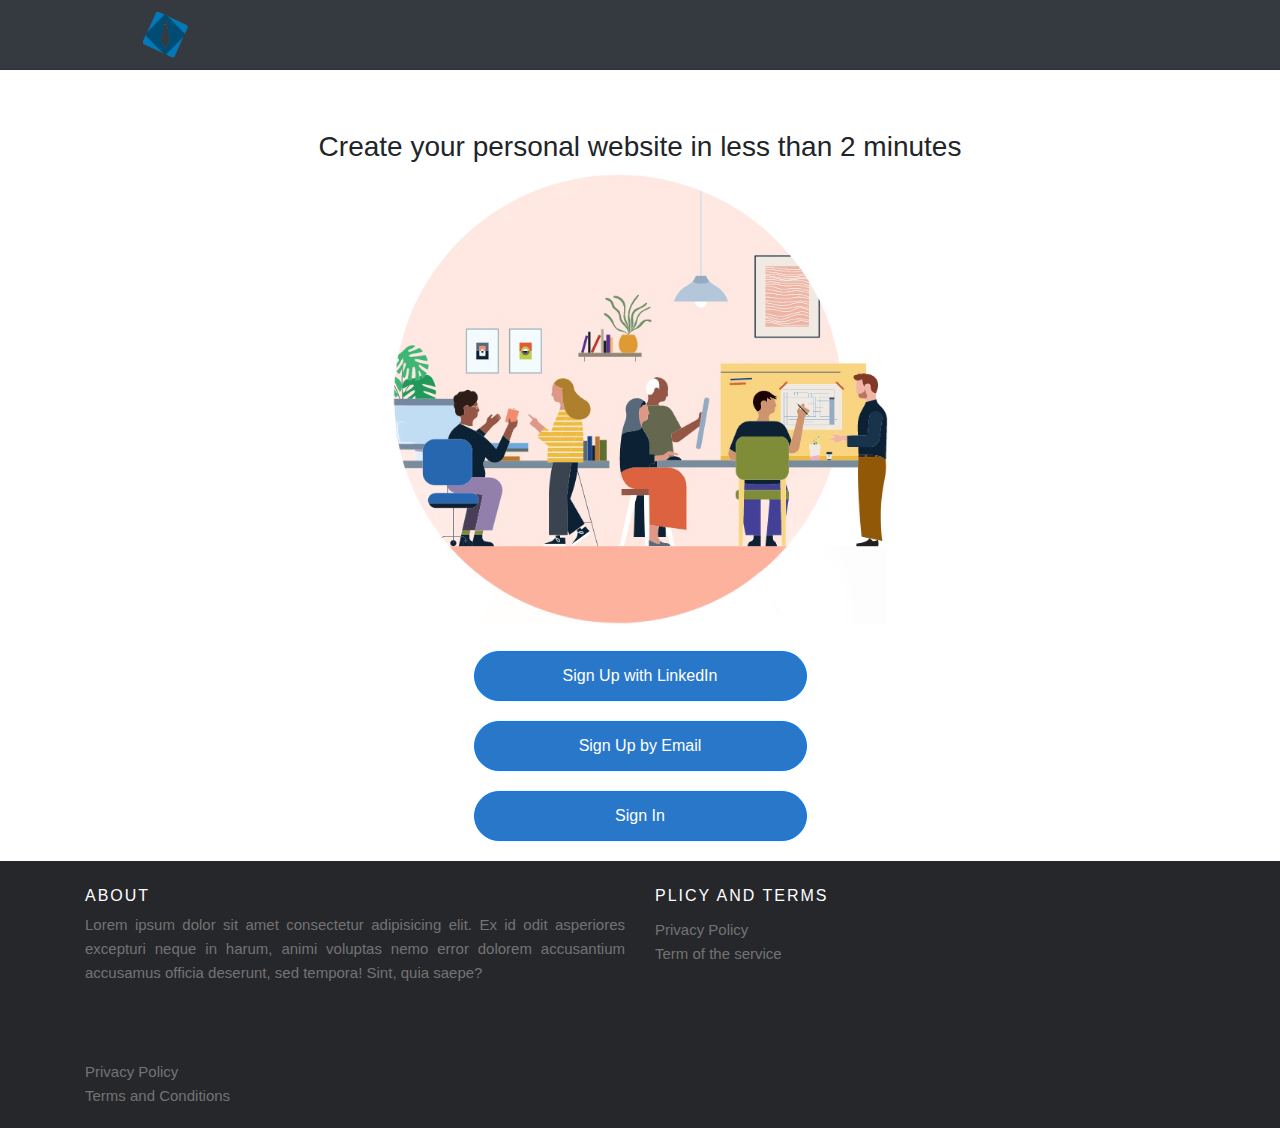
<file: index.html>
<!DOCTYPE html>
<html lang="en">
<head>
    <meta charset="UTF-8">
    <meta name="viewport" content="width=device-width, initial-scale=1.0">
    <title>Sign In</title>
    <link rel="stylesheet" href="https://stackpath.bootstrapcdn.com/bootstrap/4.4.1/css/bootstrap.min.css" integrity="sha384-Vkoo8x4CGsO3+Hhxv8T/Q5PaXtkKtu6ug5TOeNV6gBiFeWPGFN9MuhOf23Q9Ifjh" crossorigin="anonymous">
    <link rel="stylesheet" href="./style/style.css">
    
    <script src="https://code.jquery.com/jquery-3.4.1.min.js"></script>
    <script src="https://stackpath.bootstrapcdn.com/bootstrap/4.4.1/js/bootstrap.min.js" integrity="sha384-wfSDF2E50Y2D1uUdj0O3uMBJnjuUD4Ih7YwaYd1iqfktj0Uod8GCExl3Og8ifwB6" crossorigin="anonymous"></script>
    <script src="script/script.js"></script>
</head>
<body>
    <nav class="navbar navbar-expand-lg navbar-dark bg-dark no-padding" id="header">
        <div class="container">
       <div class="navbar-logo">
        <a class="navbar-brand" href="./index.html"><img src="./accets/img/logo-removebg-preview.png" style="width: 45px;"></a>
    </div>
    </div>
      </nav>
      <main>
          <div class="container text-center main-nav">
              <h1>Create your personal
                website
                in less than 2 minutes</h1>
                <embed src="./accets/img/5wkwRRtnsEo.svg" width="80%">
                <div class="sing-controls">
                <button type="button" class="btn btn-primary my-btn">Sign Up with LinkedIn</button>
                <button type="button" class="btn btn-primary my-btn">Sign Up by Email</button>
                <button type="button" class="btn btn-primary my-btn">Sign In</button>
              </div>
          </div>
        
     </main>
     
</body>
<div style="position: relative;">
<footer class="site-footer">
    <div class="container">
      <div class="row no-mobile">
        <div class="col-sm-12 col-md-6">
          <h6>About</h6>
          <p class="text-justify">Lorem ipsum dolor sit amet consectetur adipisicing elit. Ex id odit asperiores excepturi neque in harum, animi voluptas nemo error dolorem accusantium accusamus officia deserunt, sed tempora! Sint, quia saepe?</p>
        </div>

        <div class="col-xs-6 col-md-3">
        <h6>Plicy and Terms</h6>
          <ul class="footer-links">
            <li><a href="#">Privacy Policy</a></li>
            <li><a href="#">Term of the service</a></li>
          </ul>
        </div>
      </div>

     <div class="mobile-footer">
       <div class="footer-link">
         <a href="">Privacy Policy</a>
         <br>
           <a href="">Terms and Conditions</a>
         </ul>
       </div>
     </div>
    </div>
    </div>
</footer>
</div>
<!-- policy pop-up -->
<div class="modal fade" id="exampleModalLong" tabindex="-1" role="dialog" aria-labelledby="exampleModalLongTitle" aria-hidden="true">
    <div class="modal-dialog" role="document">
      <div class="modal-content">
        <div class="modal-header">
          <h5 class="modal-title" id="exampleModalLongTitle">Modal title</h5>
          <button type="button" class="close" data-dismiss="modal" aria-label="Close">
            <span aria-hidden="true">&times;</span>
          </button>
        </div>
        <div class="modal-body">
          We use cookies to provide you with the best possible web experience. Please accept so we can continue to customize content for you. For more info, please see our
          Please accept so we can continue to customize content for you. For
          We use cookies to provide you with the best possible web experience.
        <a href="#">Privacy Policy.</a>
        </div>
        <div class="modal-footer">
          <button type="button" class="btn btn-secondary" data-dismiss="modal" onclick="cookieAccepted()">Ok</button>
        </div>
      </div>
    </div>
  </div>
</html>
</file>
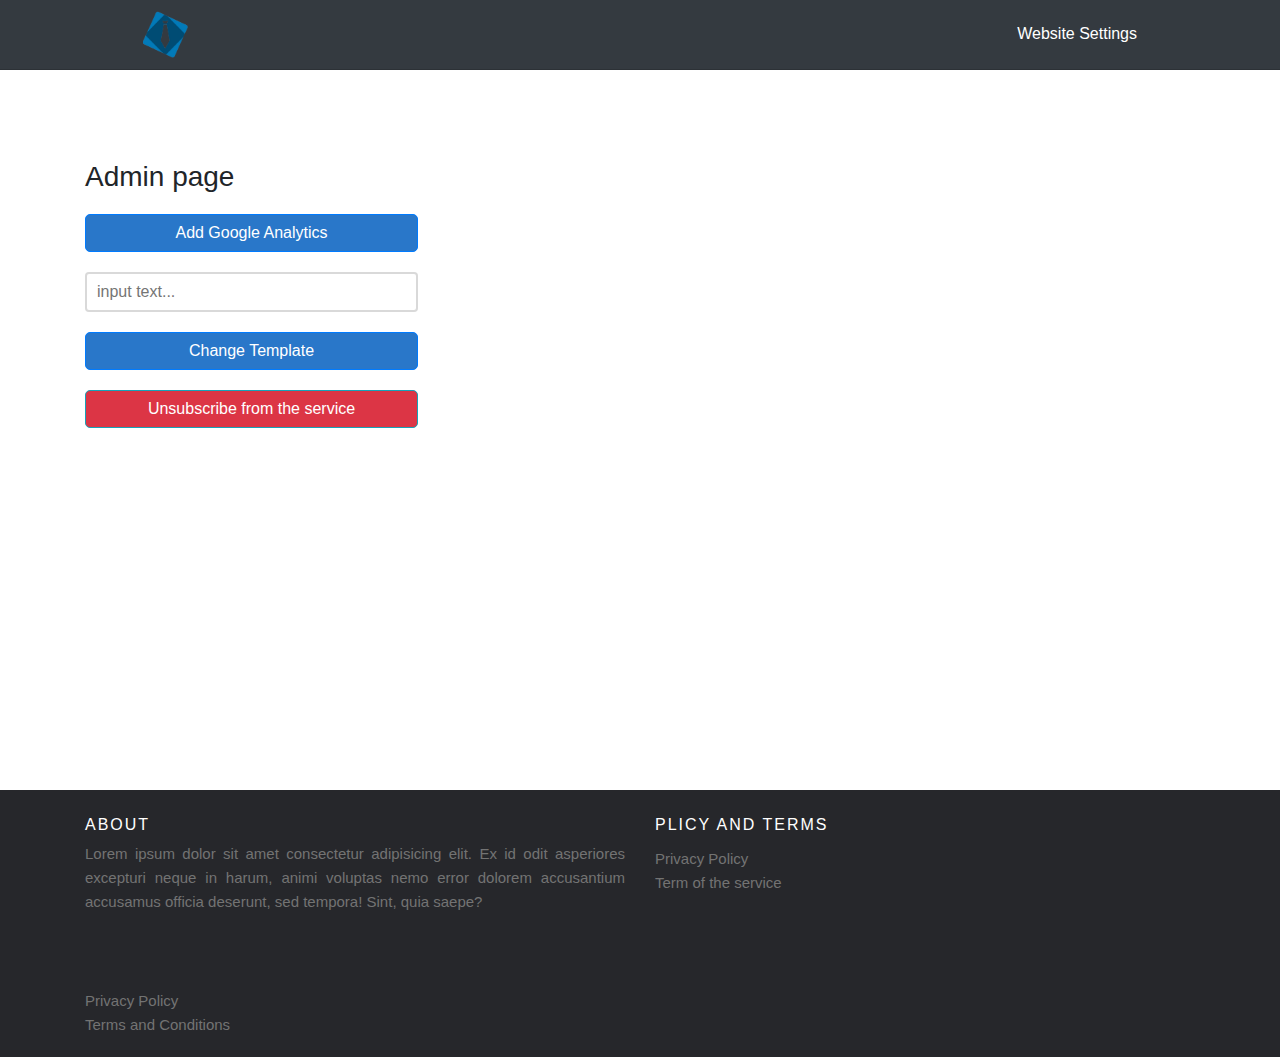
<file: admin.html>
<!DOCTYPE html>
<html lang="en">

<head>
  <meta charset="UTF-8">
  <meta name="viewport" content="width=device-width, initial-scale=1.0">
  <title>Website Settings</title>
  <link rel="stylesheet" href="https://stackpath.bootstrapcdn.com/bootstrap/4.4.1/css/bootstrap.min.css"
    integrity="sha384-Vkoo8x4CGsO3+Hhxv8T/Q5PaXtkKtu6ug5TOeNV6gBiFeWPGFN9MuhOf23Q9Ifjh" crossorigin="anonymous">
  <link rel="stylesheet" href="./style/style.css">

  <script src="https://code.jquery.com/jquery-3.4.1.min.js"></script>
  <script src="https://stackpath.bootstrapcdn.com/bootstrap/4.4.1/js/bootstrap.min.js"
    integrity="sha384-wfSDF2E50Y2D1uUdj0O3uMBJnjuUD4Ih7YwaYd1iqfktj0Uod8GCExl3Og8ifwB6"
    crossorigin="anonymous"></script>
  <script src="script/script.js"></script>
</head>

<body>
  <nav class="navbar navbar-expand-lg navbar-dark bg-dark no-padding" id="header">
    <div class="container">
      <div class="navbar-logo">
        <a class="navbar-brand" href="./index.html"><img src="./accets/img/logo-removebg-preview.png"
            style="width: 45px;"></a>
      </div>
      <div class="navbar-links">
        <span>
          Website Settings
        </span>
      </div>
    </div>
  </nav>
  <main>
    <div class="container" style="padding-top:30px;">
      <h1>Admin page</h1>
      <div class="controlers">
        <button type="button" class="btn btn-primary my-btn">Add Google Analytics</button>
        <input type="text" placeholder="input text..." class="google-text-input">
        <button type="button" class="btn btn-primary my-btn">Change Template</button>
        <button type="button" class="btn btn-info my-btn bg-danger">Unsubscribe from the service</button>
      </div>
    </div>
  </main>

</body>
<div style="position: relative;">
  <footer class="site-footer">
    <div class="container">
      <div class="row no-mobile">
        <div class="col-sm-12 col-md-6">
          <h6>About</h6>
          <p class="text-justify">Lorem ipsum dolor sit amet consectetur adipisicing elit. Ex id odit asperiores
            excepturi neque in harum, animi voluptas nemo error dolorem accusantium accusamus officia deserunt, sed
            tempora! Sint, quia saepe?</p>
        </div>

        <div class="col-xs-6 col-md-3">
          <h6>Plicy and Terms</h6>
          <ul class="footer-links">
            <li><a href="#">Privacy Policy</a></li>
            <li><a href="#">Term of the service</a></li>
          </ul>
        </div>
      </div>

      <div class="mobile-footer">
        <div class="footer-link">
          <a href="">Privacy Policy</a>
          <br>
          <a href="">Terms and Conditions</a>
          </ul>
        </div>
      </div>
    </div>
</div>
</footer>
</div>

<!-- policy pop-up -->
<div class="modal fade" id="exampleModalLong" tabindex="-1" role="dialog" aria-labelledby="exampleModalLongTitle"
  aria-hidden="true">
  <div class="modal-dialog" role="document">
    <div class="modal-content">
      <div class="modal-header">
        <h5 class="modal-title" id="exampleModalLongTitle">Modal title</h5>
        <button type="button" class="close" data-dismiss="modal" aria-label="Close">
          <span aria-hidden="true">&times;</span>
        </button>
      </div>
      <div class="modal-body">
        We use cookies to provide you with the best possible web experience. Please accept so we can continue to
        customize content for you. For more info, please see our
        Please accept so we can continue to customize content for you. For
        We use cookies to provide you with the best possible web experience.
        <a href="#">Privacy Policy.</a>
      </div>
      <div class="modal-footer">
        <button type="button" class="btn btn-secondary" data-dismiss="modal" onclick="cookieAccepted()">Ok</button>
      </div>
    </div>
  </div>
</div>

</html>
</file>
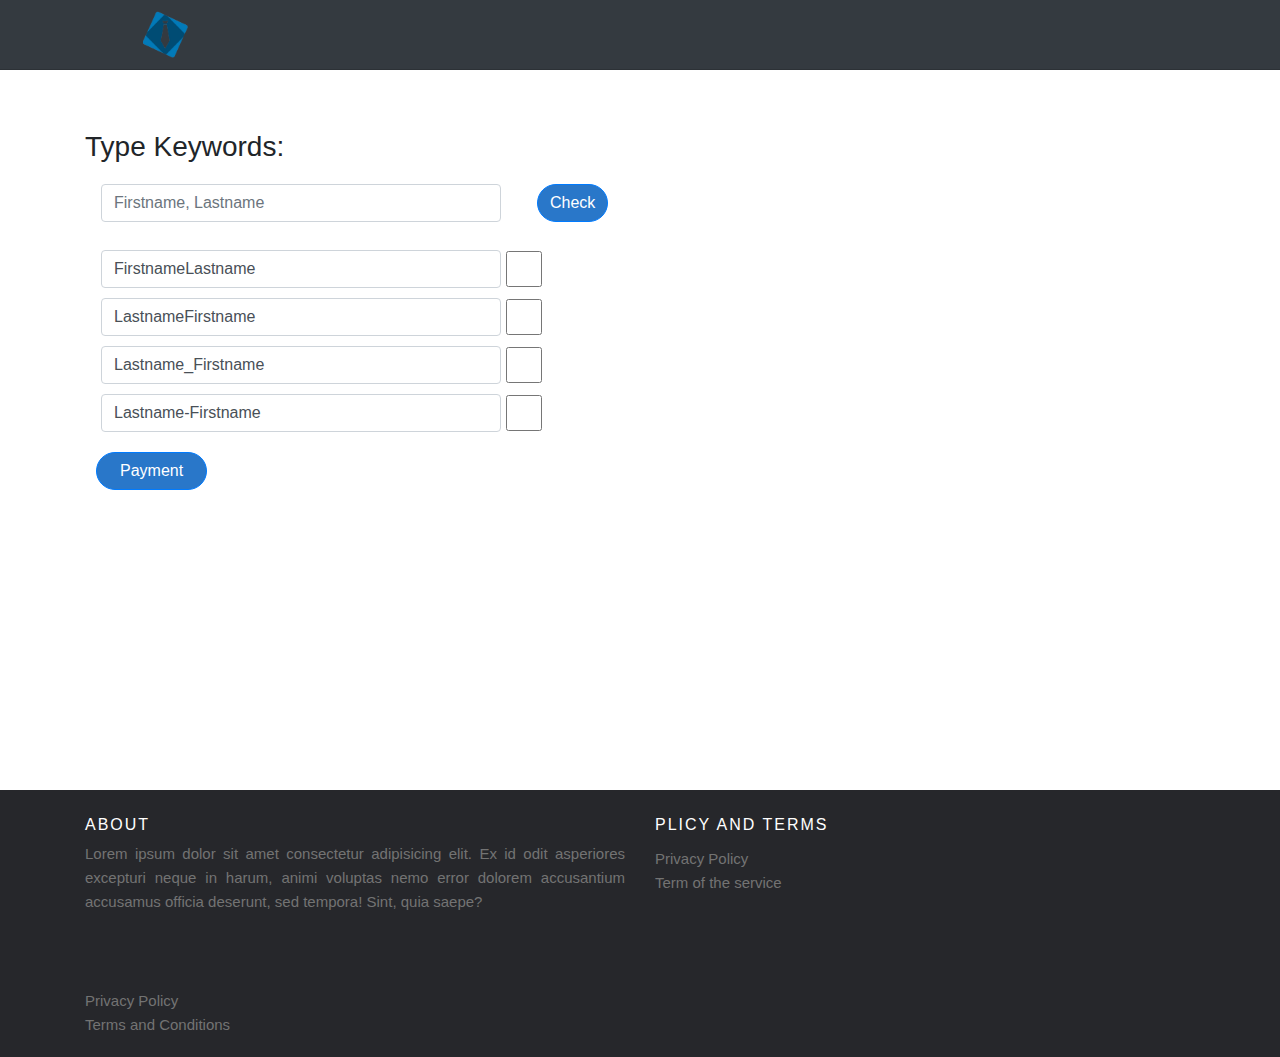
<file: domain.html>
<!DOCTYPE html>
<html lang="en">

<head>
  <meta charset="UTF-8">
  <meta name="viewport" content="width=device-width, initial-scale=1.0">
  <title>Domain Check</title>
  <link rel="stylesheet" href="https://stackpath.bootstrapcdn.com/bootstrap/4.4.1/css/bootstrap.min.css"
    integrity="sha384-Vkoo8x4CGsO3+Hhxv8T/Q5PaXtkKtu6ug5TOeNV6gBiFeWPGFN9MuhOf23Q9Ifjh" crossorigin="anonymous">
  <link rel="stylesheet" href="./style/style.css">

  <script src="https://code.jquery.com/jquery-3.4.1.min.js"></script>
  <script src="https://stackpath.bootstrapcdn.com/bootstrap/4.4.1/js/bootstrap.min.js"
    integrity="sha384-wfSDF2E50Y2D1uUdj0O3uMBJnjuUD4Ih7YwaYd1iqfktj0Uod8GCExl3Og8ifwB6"
    crossorigin="anonymous"></script>
</head>

<body>
  <nav class="navbar navbar-expand-lg navbar-dark bg-dark no-padding" id="header">
    <div class="container">
      <div class="navbar-logo">
        <a class="navbar-brand" href="./index.html"><img src="./accets/img/logo-removebg-preview.png"
            style="width: 45px;"></a>
      </div>
    </div>
  </nav>
  <main style="position: relative;">
    <div class="container domain-cont">
      <h1>Type Keywords:</h1>
      <div class="check-domain">
        <form class="form-inline">
          <div class="form-group mx-sm-3 mb-2 asdd">
            <input type="text" class="form-control" id="inputPassword2" placeholder="Firstname, Lastname"
              style="width: 100%;">
          </div>
          <button type="submit" class="btn btn-primary mb-2 check-button">Check</button>
        </form>
        <div class="domain-example">
          <div class="form-row align-items-center">
            <div class="col-auto">
              <div class="form-control" id="inputPassword2"> <span>FirstnameLastname</span></div>
            </div>

            <div class="form-check mb-2 mycheck">
              <input class="form-check-input" type="checkbox" id="autoSizingCheck" value="1" name="fooby[1][]">
            </div>
          </div>
          <div class="form-row align-items-center">
            <div class="col-auto">
              <div class="form-control" id="inputPassword2"> <span>LastnameFirstname</span></div>
            </div>

            <div class="form-check mb-2 mycheck">
              <input class="form-check-input" type="checkbox" id="autoSizingCheck" value="1" name="fooby[1][]">
            </div>
          </div>
          <div class="form-row align-items-center">
            <div class="col-auto">
              <div class="form-control" id="inputPassword2"> <span>Lastname_Firstname</span></div>
            </div>

            <div class="form-check mb-2 mycheck">
              <input class="form-check-input" type="checkbox" id="autoSizingCheck" value="1" name="fooby[1][]">
            </div>
          </div>
          <div class="form-row align-items-center">
            <div class="col-auto">
              <div class="form-control" id="inputPassword2"> <span>Lastname-Firstname</span></div>
            </div>

            <div class="form-check mb-2 mycheck">
              <input class="form-check-input" type="checkbox" id="autoSizingCheck" value="1" name="fooby[1][]">
            </div>
          </div>
        </div>
        <div class="payment">
          <button type="submit" class="btn btn-primary mb-2">Payment</button>
        </div>
      </div>
    </div>


    </div>

    </div>
    </div>

    </div>

  </main>
  <div style="position: relative;">
    <footer class="site-footer">
      <div class="container">
        <div class="row no-mobile">
          <div class="col-sm-12 col-md-6">
            <h6>About</h6>
            <p class="text-justify">Lorem ipsum dolor sit amet consectetur adipisicing elit. Ex id odit asperiores
              excepturi neque in harum, animi voluptas nemo error dolorem accusantium accusamus officia deserunt, sed
              tempora! Sint, quia saepe?</p>
          </div>

          <div class="col-xs-6 col-md-3">
            <h6>Plicy and Terms</h6>
            <ul class="footer-links">
              <li><a href="#">Privacy Policy</a></li>
              <li><a href="#">Term of the service</a></li>
            </ul>
          </div>
        </div>

        <div class="mobile-footer">
          <div class="footer-link">
            <a href="">Privacy Policy</a>
            <br>
            <a href="">Terms and Conditions</a>
            </ul>
          </div>
        </div>
      </div>
  </div>
  </footer>
  </div>
  <!-- policy pop-up -->
  <div class="modal fade" id="exampleModalLong" tabindex="-1" role="dialog" aria-labelledby="exampleModalLongTitle"
    aria-hidden="true">
    <div class="modal-dialog" role="document">
      <div class="modal-content">
        <div class="modal-header">
          <h5 class="modal-title" id="exampleModalLongTitle">Modal title</h5>
          <button type="button" class="close" data-dismiss="modal" aria-label="Close">
            <span aria-hidden="true">&times;</span>
          </button>
        </div>
        <div class="modal-body">
          We use cookies to provide you with the best possible web experience. Please accept so we can continue to
          customize content for you. For more info, please see our
          Please accept so we can continue to customize content for you. For
          We use cookies to provide you with the best possible web experience.
          <a href="#">Privacy Policy.</a>
        </div>
        <div class="modal-footer">
          <button type="button" class="btn btn-secondary" data-dismiss="modal" onclick="cookieAccepted()">Ok</button>
        </div>
      </div>
    </div>
  </div>


</body>
<script>
$("input:checkbox").on('click', function() {
  // in the handler, 'this' refers to the box clicked on
  var $box = $(this);
  if ($box.is(":checked")) {
    // the name of the box is retrieved using the .attr() method
    // as it is assumed and expected to be immutable
    var group = "input:checkbox[name='" + $box.attr("name") + "']";
    // the checked state of the group/box on the other hand will change
    // and the current value is retrieved using .prop() method
    $(group).prop("checked", false);
    $box.prop("checked", true);
  } else {
    $box.prop("checked", false);
  }
});
</script>
</html>
</file>
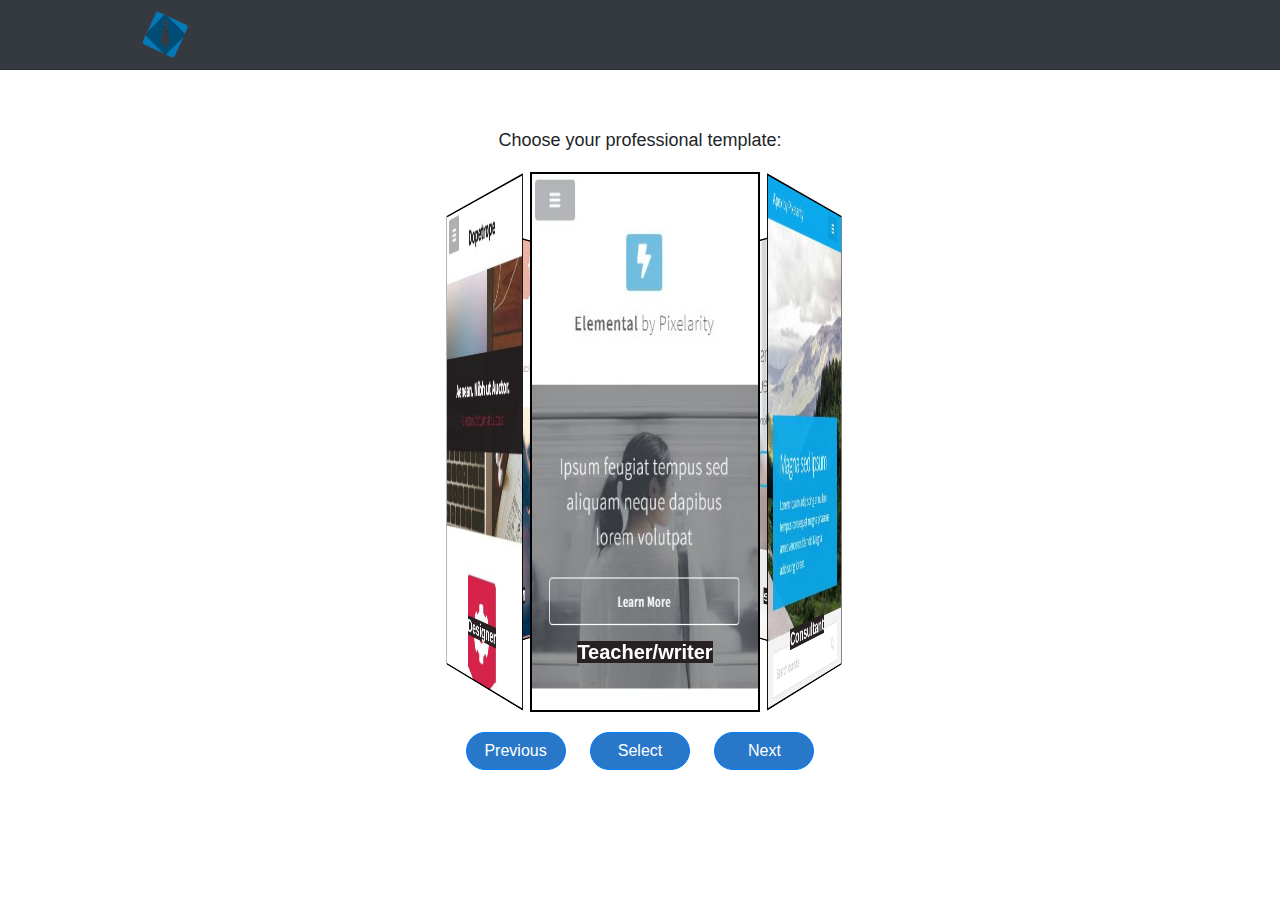
<file: template.html>
<!DOCTYPE html>
<html lang="en">

<head>
  <meta charset="UTF-8">
  <meta name="viewport" content="width=device-width, initial-scale=1.0">
  <title>Template</title>
  <link rel="stylesheet" href="https://stackpath.bootstrapcdn.com/bootstrap/4.4.1/css/bootstrap.min.css"
    integrity="sha384-Vkoo8x4CGsO3+Hhxv8T/Q5PaXtkKtu6ug5TOeNV6gBiFeWPGFN9MuhOf23Q9Ifjh" crossorigin="anonymous">
  <link rel="stylesheet" href="./style/style.css">

  <script src="https://code.jquery.com/jquery-3.4.1.min.js"></script>
  <script src="https://stackpath.bootstrapcdn.com/bootstrap/4.4.1/js/bootstrap.min.js"
    integrity="sha384-wfSDF2E50Y2D1uUdj0O3uMBJnjuUD4Ih7YwaYd1iqfktj0Uod8GCExl3Og8ifwB6"
    crossorigin="anonymous"></script>
  <script src="script/script.js"></script>
</head>

<body>
  <nav class="navbar navbar-expand-lg navbar-dark bg-dark no-padding" id="header">
    <div class="container">
      <div class="navbar-logo">
        <a class="navbar-brand" href="./index.html"><img src="./accets/img/logo-removebg-preview.png"
            style="width: 45px;"></a>
      </div>
    </div>
  </nav>
  <main class="temp-main" style="margin-bottom: 0;">
    <div class="container">
      <h1 style="text-align: center; font-size: 18px;">Choose your professional template:</h1>
    </div>
    <div class="scene">
      <div class="carousel">
        <div class="carousel__cell"><div class="carousel-label"><span>Teacher/writer</span></div></div>
        <div class="carousel__cell"><div class="carousel-label"><span>Consultant</span></div></div>
        <div class="carousel__cell"><div class="carousel-label"><span>Finance</span></div></div>
        <div class="carousel__cell"><div class="carousel-label"><span>Health and Medicine</span></div></div>
        <div class="carousel__cell"><div class="carousel-label"><span>Manager</span></div></div>
       <div class="carousel__cell"><div class="carousel-label"><span>Designer</span></div></div>
      </div>
    </div>

    <div class="carousel-options">
      <p style="margin-bottom: 0;">
        <button class="previous-button btn btn-primary mb-2">Previous</button>
       
        <button class="btn btn-primary mb-2">Select</button>
        <button class="next-button btn btn-primary mb-2">Next</button>
      </p>

    </div>
    <script src="script/script.js"></script>
  </main>

</body>

</html>
</body>

</html>
</file>
<file: style/style.css>
*{
    box-sizing: border-box;
}



#header { 
    padding: 5px 5vw;
    border-bottom: 1px solid rgba(0,0,0,0.15);
    min-height: 70px;
}

#com-img { 
    width: 40%;
}

h1 { 
    font-size: 28px;
    margin: 10px auto;
}
.my-btn { 
    margin: 20px 0;
    border-radius: 5px;
    min-width: 30%;
    display: block;

    min-height: 30px;
    background: #2977c9;
}

.btn-primary { 
  background: #2977c9;
}

.google-text-input { 
    display: block;
    margin-top: 5px;
    min-width: 30%;
    padding: 0 10px;
    border-radius: 4px;
    border:2px solid rgba(0,0,0,0.15);
    min-height: 40px;
    
}


#footer{
    width: 100vw;
    min-height: 80px;
    color:#e4e4e4;
    justify-content: space-around;
}

#footer-label { 
    flex: 1;
    padding: 30px 0;
    text-align: center;
}

#footer-links { 
  justify-content: space-around;
    margin-top: 15px;
    text-align: left;
}


.site-footer a{ 
  display: inline-block;
  flex: 1;
}

#footer-links ul li{
    list-style-type: none;
    line-height: 30px;
}

ul { 
  padding: 5px 0 0 0;
  margin: 0;
}

ul li { 
  list-style-type: none;
}

#footer-label h5{ 
    margin-bottom: 0;
}

.navbar-logo{ 
    display: inline-block;
    width: 50%;
}

.navbar-links { 
    display: inline-block;
    width: 50%;
    color:white;
    text-align: right;
}

#footer-links ul { 
    padding: 0;
}

#add-template{ 
  margin: 20px 0;
}

#add-template form{ 
  padding: 10px;
  border: 1px solid rgb(187, 187, 187);
  margin: 10px 0;
  border-radius: 10px;
}

main {
    padding-top: 50px;
    min-height: 80vh;
}

.domain-input { 
  width: 65%;
}

.domain-check-button {
  width: 25%;
}

@media screen and (min-width: 900px) {
  
    .google-text-input {
        margin: 5px 0;
    }

    main {
        padding-top: 50px;
    }
  }

  .site-footer {
  position: absolute;
    width: 100%;
  justify-content: space-around;
  background-color:#26272b;
  padding: 20px;
  font-size:15px;
  line-height:24px;
  color:#737373;
}
.site-footer hr
{
  border-top-color:#bbb;
  opacity:0.5
}
.site-footer hr.small
{
  margin:20px 0
}
.site-footer h6
{
  color:#fff;
  font-size:16px;
  text-transform:uppercase;
  margin-top:5px;
  letter-spacing:2px
}
.site-footer a
{
  color:#737373;
}
.site-footer a:hover
{
  color:#3366cc;
  text-decoration:none;
}
.footer-links
{
  padding-left:0;
  list-style:none
}
.footer-links li
{
  display:block
}
.footer-links a
{
  color:#737373
}
.footer-links a:active,.footer-links a:focus,.footer-links a:hover
{
  color:#3366cc;
  text-decoration:none;
}
.footer-links.inline li
{
  display:inline-block
}
.site-footer .social-icons
{
  text-align:right
}
.site-footer .social-icons a
{
  width:40px;
  height:40px;
  line-height:40px;
  margin-left:6px;
  margin-right:0;
  border-radius:100%;
  background-color:#33353d
}
.copyright-text
{
  margin:0
}

.mycheck { 
  margin-bottom: 0 !important;
}


.domain-example { 
  margin: 20px 16px;
}

.payment button { 
  width: 10%;
  margin: 0 1%;
}

.check-button { 
  margin-left: 20px;
}


.form-row { 
  margin-top: 10px;
}
.form-check-input { 
  width: 36px;
  height: 36px;
  margin-top: -18px;
}

.no-padding { 
  padding: 0 10vw !important;
}

.col-auto { 
  min-width: 200px;
}

.col-auto div{ 
   width: 400px;
}

.check-domain { 
margin: 20px 0;
}

@media (max-width:991px)
{
  .site-footer [class^=col-]
  {
    margin-bottom:30px
  }
}

.asdd { 
  width: 400px;
}

#inputPassword2 { 
  width: 400px;
}



@media (max-width:767px) { 
  .exp-cont { 
    padding-left: 0;
    padding-right: 0;
  }
  .asdd { 
    flex: 5;
    width: 170px;
   }
   #inputPassword2 { 
    width: 100%;
  }

.check-button { 
    margin-left: 10px;
}

.col-auto input{ 
  width: auto;
}

.domain-example { 
  margin:20px 0; 
}

.payment button { 
  width: 40%;
}

.payment { 
  text-align: right;
}


.form-row { 
  margin-top: 10px;
}
.form-check-input { 
  width: 36px;
  height: 36px;
  margin-top: -18px;
}

.check-domain { 
margin: 20px 0;
}

label { 
  font-weight: 600;
}
  .site-footer
  {
    padding-bottom:0
  }
  .site-footer .copyright-text,.site-footer .social-icons
  {
    text-align:center
  }
}
.social-icons
{
  padding-left:0;
  margin-bottom:0;
  list-style:none
}


.text-center button { 
    min-height: 50px;
    width: 30%;
    margin-left: 35%;
    border-radius: 2px;
}
.social-icons li
{
  display:inline-block;
  margin-bottom:4px
}
.social-icons li.title
{
  margin-right:15px;
  text-transform:uppercase;
  color:#96a2b2;
  font-weight:700;
  font-size:13px
}


.controlers button { 
  border-radius: 5px !important;
}

button { 
  border-radius: 28px !important;
}


.social-icons a{
  background-color:#eceeef;
  color:#818a91;
  font-size:16px;
  display:inline-block;
  line-height:44px;
  width:44px;
  height:44px;
  text-align:center;
  margin-right:8px;
  border-radius:100%;
  -webkit-transition:all .2s linear;
  -o-transition:all .2s linear;
  transition:all .2s linear
}
.social-icons a:active,.social-icons a:focus,.social-icons a:hover
{
  color:#fff;
  background-color:#29aafe
}
.social-icons.size-sm a
{
  line-height:34px;
  height:34px;
  width:34px;
  font-size:14px
}
.social-icons a.facebook:hover
{
  background-color:#3b5998
}
.social-icons a.twitter:hover
{
  background-color:#00aced
}
.social-icons a.linkedin:hover
{
  background-color:#007bb6
}
.social-icons a.dribbble:hover
{
  background-color:#ea4c89
}


.mo bile-footer{
  display: none;
}


.form-group .exp-label  span {
  float: right;
 }

 #add-template form { 
   max-width: 700px;
 }


 .scene {
  position: relative;
  width: 240px;
  height: 60vh;
  margin: 0 auto;
  perspective: 1000px;
}

.carousel-options {
  margin-top: 20px;
  text-align: center;
  position: relative;
  z-index: 2;
}

embed { 
  max-height: 50vh;
}


.carousel-options p button { 
  margin:10px;
  min-width: 100px;
}

#show-next { 
    font-weight: 900;
    width: 20%;
    position: fixed;
    bottom: 10%;
    margin-left: 40%;
    border: 3px solid black;
    background: #ef3636!important;
    min-height: 60px;
}


@media (max-width:767px)
{
  #show-next { 
    font-weight: 900;
    width: 40%;
    position: fixed;
    bottom: 10%;
    margin-left: 30%;
    border: 3px solid black;
    background: #ef3636!important;
    min-height: 50px;
}
   .carousel-options p button {
    margin: 5px;
    max-width: 80px;
    min-width: 0;
  }
  

  .epxer-main { 
    margin-top: 75px !important;
  }

  .site-footer { 
    font-size: 3vh;
    line-height: 4.5vh;
  }

  .exp-body { 
    width: 100%;
  }

  embed { 
    max-height: 30vh;
  }

  .domain-cont { 
    margin-top: 30px;
  }  


.form-inline { 
  align-items: stretch;
  justify-content: space-around;
}

.form-inline button { 
  border-radius: 8px;
  flex: 1;
  font-size: 14px;
}

  .scene {
    perspective: 320px;
  }


  .social-icons li.title
  {
    display:block;
    margin-right:0;
    font-weight:600
  }

  .mobile-footer{ 
    display: block;
  }  
   .text-center button { 
     min-height: 30px;
    width: 80%;
    margin: 10px 10%;
    font-weight: 600;
  }
  h1 { 
    padding: 0 13px;
    font-size: 20px;
    margin: 10px auto;
}
   main {
 padding: 4px 28px 0px 28px;
        min-height: 80vh;
        margin: 10vh 0;
   }

   footer { 
     width: 100vw;
      height: 10vh;
      position: fixed;
      bottom: 0;
   }

   .exp-label { 
     width: 100%;
     padding: 0 20px;
   }

   
   #header { 
    width: 100vw;
    position: fixed;
    top: 0;
      height: 10vh;
       max-height: 60px;
       z-index: 10000000;
   }

   #exampleModalLong { 
      z-index: 10000001;
   }
   #com-img { 
       width: 80%;
       margin: 10px 0 0 0;
   }

   .sing-controls{
     margin-top: 10px;
   }

   .no-mobile{
     
   display: none;
   }

   .footer-label{
     padding: 12px 0;
     text-align: center;
     flex:1;
     color:white;
   }

   .footer-link { 
    color:white;
    padding: 2px 10px;
    text-align: right;
   }
   .site-footer { 
     padding: 0;
   }

   .footer-link div { 
     text-align: center;
     padding: 10px 0;
     display: inline-block;
     width: 45%;
   }

   .footer-link a { 
    color: rgb(237, 237, 237);
   }
}


.fa-plus:hover{
  cursor: pointer;
}

/* carousel */

.carousel {
  width: 100%;
  height: 100%;
  position: absolute;
  transform: translateZ(-288px);
  transform-style: preserve-3d;
  transition: transform 1s;
}

.carousel__cell {
  position: absolute;
  width: 230px;
  height: 60vh;
  left: 10px;
  top: 10px;
  border: 2px solid black;
  line-height: 116px;
  font-size: 20px;
  font-weight: bold;
  color: white;
  text-align: center;
  transition: transform 1s, opacity 1s;
}


.carousel-label span{ 
  BACKGROUND: #272121;
}

.carousel-label { 
  position: fixed;
  height: auto;
  width: 100%;
  text-align: center;
  bottom: 0;
}
.carousel__cell:nth-child(9n+1) { background: url(../accets/img/1.JPG); background-size:100% 100%;}
.carousel__cell:nth-child(9n+2) { background: url(../accets/img/2.JPG); background-size:100% 100%;}
.carousel__cell:nth-child(9n+3) { background: url(../accets/img/3.JPG); background-size:100% 100%;}
.carousel__cell:nth-child(9n+4) { background: url(../accets/img/4.JPG); background-size:100% 100%;}
.carousel__cell:nth-child(9n+5) { background: url(../accets/img/5.JPG); background-size:100% 100%;}
.carousel__cell:nth-child(9n+6) { background: url(../accets/img/6.JPG); background-size:100% 100%;}

.carousel__cell:nth-child(1) { transform: rotateY(  0deg) translateZ(288px); }
.carousel__cell:nth-child(2) { transform: rotateY( 40deg) translateZ(288px); }
.carousel__cell:nth-child(3) { transform: rotateY( 80deg) translateZ(288px); }
.carousel__cell:nth-child(4) { transform: rotateY(120deg) translateZ(288px); }
.carousel__cell:nth-child(5) { transform: rotateY(160deg) translateZ(288px); }
.carousel__cell:nth-child(6) { transform: rotateY(200deg) translateZ(288px); }
.carousel__cell:nth-child(7) { transform: rotateY(240deg) translateZ(288px); }
.carousel__cell:nth-child(8) { transform: rotateY(280deg) translateZ(288px); }
.carousel__cell:nth-child(9) { transform: rotateY(320deg) translateZ(288px); }


.p-4 { 
  padding: 10px 1.5rem 2px 1.5rem !important;
}

#navbarToggleExternalContent a { 
  font-size: 1rem;
}


.cl-white { 
  color:white;
}


.exp-body{ 
  width: 80%;
  margin-left:10%;
}

.button { 
  background-color: transparent;
  box-shadow: inset 0 0 0 1px #ffffff;
  color: #ffffff !important;
      transition: background-color 0.2s ease-in-out, color 0.2s ease-in-out;
    border-radius: 4px;
    border: 0;
    cursor: pointer;
    display: inline-block;
    font-weight: 600;
    height: 3.025em;
    line-height: 3.025em;
    padding: 0 3em;
    text-align: center;
    text-decoration: none;
    white-space: nowrap;
}

.banner { 
  font-size: 2em;
  padding: 6em 3em 4em 3em;
  background-position: center;
  background-repeat: no-repeat;
  position: relative;
  text-align: center;
  background: url(../accets/img/pic01.jpg);
  background-color: #4a4a4a;
  
    color: #ffffff;
    display: block;
    border: 0;
    font-size: 100%;
    font: inherit;
    font-weight: 300;
}

.content { 
  width: 100%;
  display: flex;
  align-items: center;
  border: 0;
    font-size: 100%;
    font: inherit;
    vertical-align: baseline;
    box-sizing: inherit;
    text-align: center;
    letter-spacing: 0.05em;
    color: #6e6e6e;
    padding: 4em 4em 2em 4em;
}

.inner { 
  width: 100%;
  text-align: center;
  box-sizing: inherit;
}

.image{
  height: 40em;
  max-height: 50vh;
  width: 100%;
  background-repeat: no-repeat;
  background-position: center;
  background-size: cover;
  display: block;
}

.wrapper {
  padding: 3em 2em 1em 2em;
  position: relative;
}
.inner h2 { 
  color:#5e5e5e;
}

h2{ 
  font-size: 1.5em !important;
}

.inner p{ 
  margin: 0 0 2em 0;
}

.button {
  transition: background-color 0.2s ease-in-out, color 0.2s ease-in-out;
  border-radius: 4px;
  border: 0;
  cursor: pointer;
  display: inline-block;
  font-weight: 600;
  height: 3.025em;
  line-height: 3.025em;
  padding: 0 3em;
  text-align: center;
  text-decoration: none;
  white-space: nowrap;
}

.actions .button { 
  color: grey !important;
  border: 1px solid gray;
} 

.grid-icons { 
  border-width: 0px;
    border-top-width: 1px;
    border-top: 1px solid #e3e3e3;
    width: 100%;
    display: flex;
    flex-wrap: wrap;
    list-style: none;
    padding: 0;
    font-size: 100%;
    font: inherit;
    vertical-align: baseline;
    border-color: #e3e3e3;
}

section h1 { 
  transition-delay: 0.35s;
    font-size: 1.35em;
    opacity: 1;
    text-align: center;
    color: #5e5e5e;
    font-weight: 300;
    line-height: 1.5;
    margin: 0 0 0.7em 0;
}

section img { 
  text-align: center;
}


ul.grid-icons li:nth-child(2n - 1) {
  border-left-width: 0;
}

ul.grid-icons li:nth-child(1), ul.grid-icons li:nth-child(2) {
  border-top-width: 0;
}

ul.grid-icons li {
  border-color: #e3e3e3;
}

ul.grid-icons li {
  text-align: center;
  -moz-align-items: center;
  -webkit-align-items: center;
  -ms-align-items: center;
  align-items: center;
  display: -moz-flex;
  display: -webkit-flex;
  display: -ms-flex;
  display: flex;
  border-style: solid;
  border-width: 0;
  border-left-width: 1px;
  border-top-width: 1px;
  min-height: 13em;
  padding: 0;
  text-align: center;
  width: 50%; 
}

.inner h3 { 
  font-size: 1em;
    font-weight: 600;
    margin: 0;
}

ul.faces {
   
  list-style: none;
  margin: 0 0 2em 0;
    padding-left: 1em;
}

ul.faces li:first-child { 
  border-top-width: 0;
  margin-top: 0;
  padding-top: 0;
  border-color: #e3e3e3;
  flex: 1;
  border-style: solid;
  font-size: 100%;
  font: inherit;
  vertical-align: baseline;
  margin: 0;
}

ul.faces li { 
  border-left-width: 0;
  border-top-width: 1px;
  margin-left: 0;
  padding-left: 0;
  margin-top: 3em;
  padding-top: 3em;
  flex: 1;
  border-style: solid;
  padding: 0;
}

ul.faces li .image img {
  border-radius: 100%;
}

#five { 
  text-align: center;
  font-weight: 100;
  font-weight: 100;
}

#five h2 { 
}

ul.faces li{
  margin: 0 0 20px 0;
  padding-bottom: 20px;
  border: 0;
  border-bottom: 1px solid #e3e3e3;
}

ul.faces li h3 {
  font-size: 1em;
  font-weight: 600;
}

ul.faces li > :last-child {
  margin-bottom: 0;
}

ul.faces li p {
  font-style: italic;
}

p {
  margin: 0 0 5em 0;
}


#footer {
  background-color: #f7f7f7;
  padding: 2em 2em 0.1em 2em;
  max-width: 100%;
  margin: 0 auto;
    text-align: center;
    width: 70em;
}

#footer .copyright {
  color: #cdcdcd;
  margin: 4em 0 2em 0;
}
</file>
